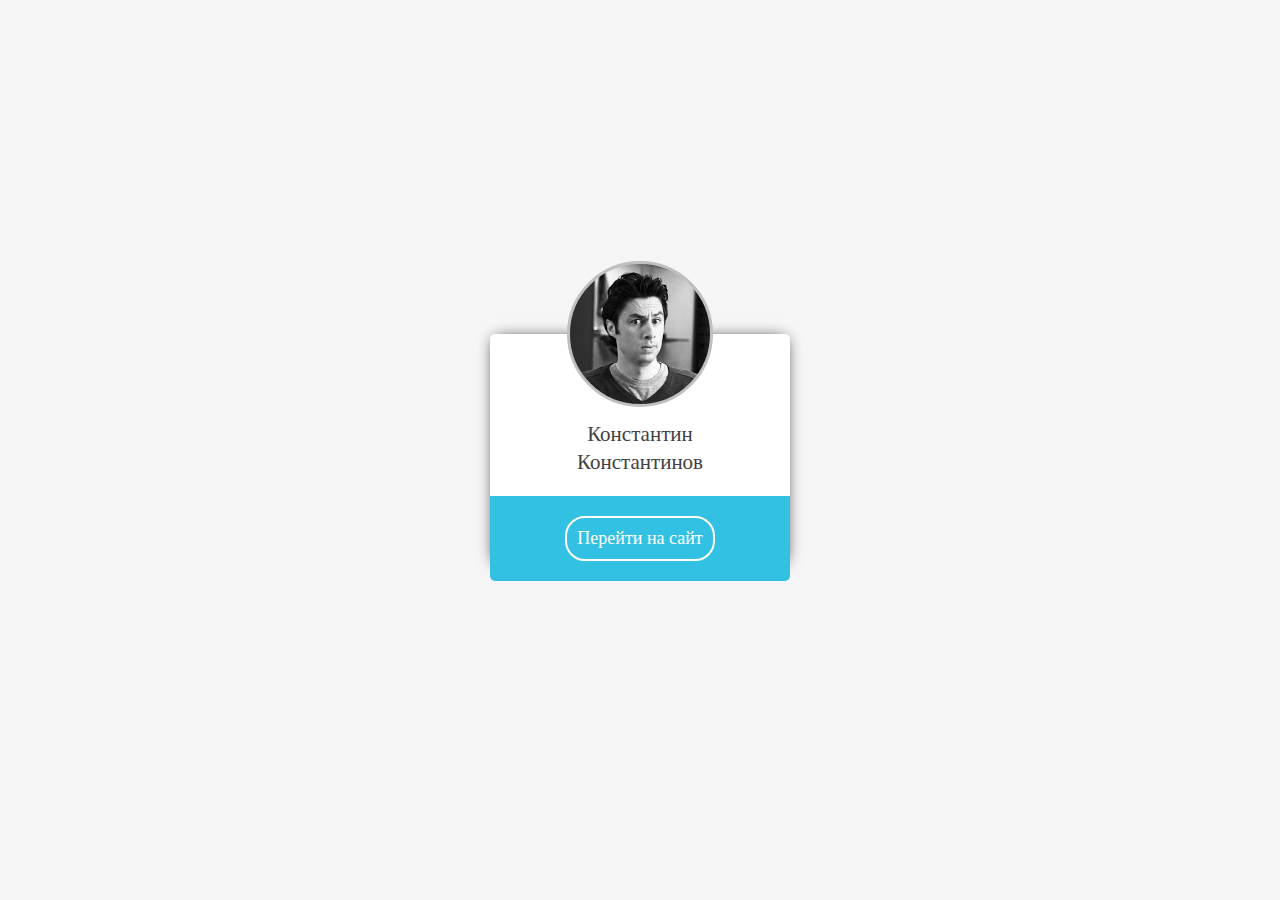
<file: index.html>
<!DOCTYPE html>
<header>
    <meta charset="UTF-8">
    <title>Hello</title>
    <link rel="stylesheet" href="hello.css">
</header>
<body class="layout">

    <div class="hello">
        <div class="hello__photo"></div>
        <p class="hello__firstname">Константин</p>
        <p class="hello__lastname">Константинов</p>
        <div class="hello__button-wrap">
            <a href="about/about.html" class="hello__link">Перейти на сайт</a>
        </div>
    </div>

</body>
</file>
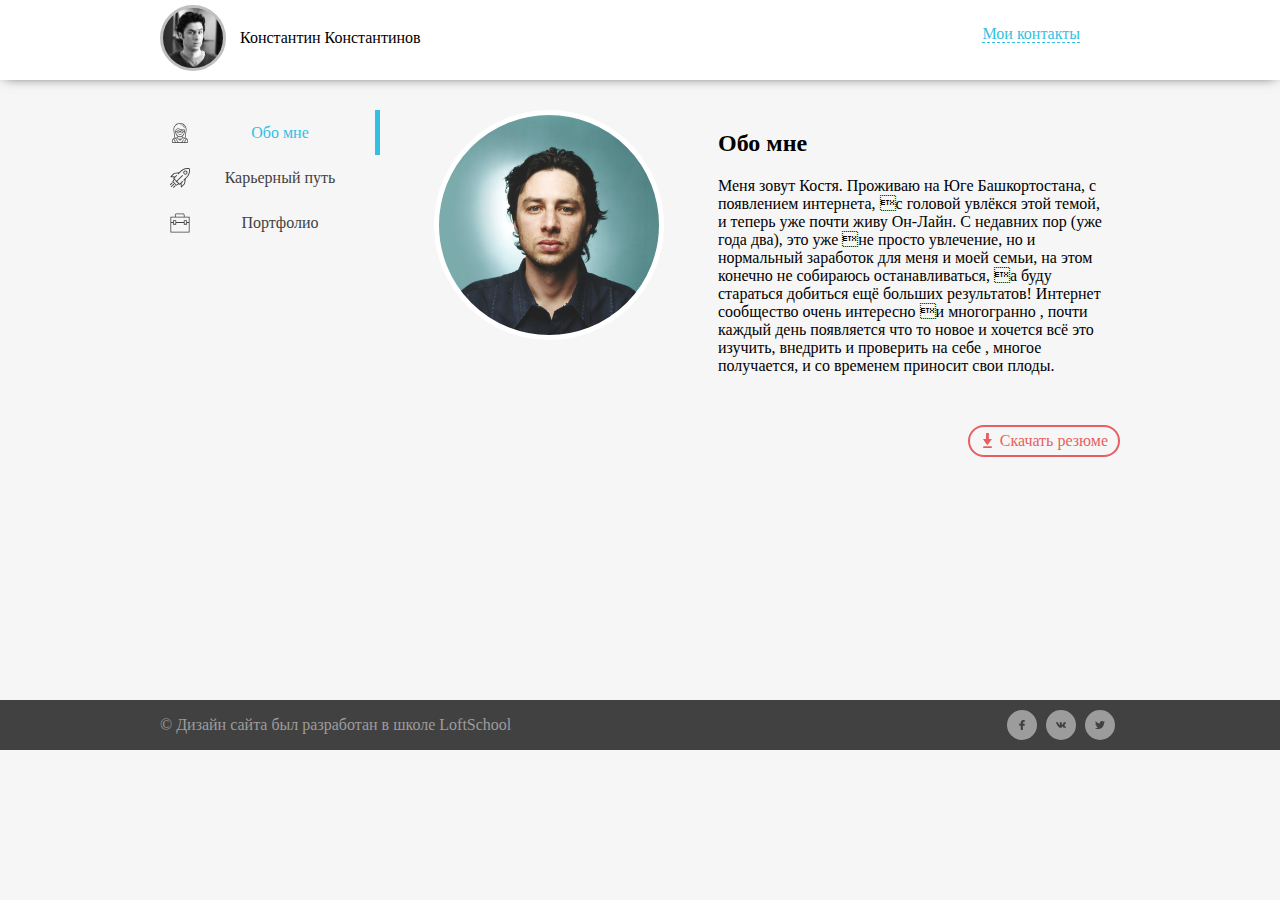
<file: about/about.html>
<!DOCTYPE html>
<header>
    <meta charset="UTF-8">
    <title>Hello</title>
    <link rel="stylesheet" href="../styles/header.css">
    <link rel="stylesheet" href="../styles/content.css">
    <link rel="stylesheet" href="../styles/footer.css">
    <link rel="stylesheet" href="about.css">
</header>
<body class="layout">

<div class="wrap">
    <header class="header">
        <div class="header__wrap">
            <div class="header__photo"></div>
            <span class="header__name">Константин Константинов</span>
            <div class="header__button-wrap">
                <span class="header__contacts-button" id="header-toggle-contacts">Мои контакты</span>
            </div>
            <ul class="header__contacts _hidden" id="header-contacts">
                <li class="header__contact _email">
                    <a href="mailto:kostya@mail.ru" class="header__link">kostya@mail.ru</a>
                </li>
                <li class="header__contact _tell">
                    <a href="tell:+79218876237" class="header__link">+7 921 887 62 37</a>
                </li>
                <li class="header__contact _skype">
                    <a href="skype:kostik_" class="header__link">kostik_</a>
                </li>
            </ul>
        </div>
    </header>

    <div class="content">
        <aside class="aside-menu">
            <a href="../about/about.html" class="aside-menu__link _about _active">Обо мне</a>
            <a href="../career/career.html" class="aside-menu__link _career">Карьерный путь</a>
            <a href="../portfolio/portfolio.html" class="aside-menu__link _portfolio">Портфолио</a>
        </aside>
        <div class="content__photo"></div>
        <section class="content__about">
            <h2 class="content__title">Обо мне</h2>
            <p class="content__text">Меня зовут Костя. Проживаю на Юге Башкортостана, с появлением интернета, с головой увлёкся этой темой, и теперь уже почти живу Он-Лайн.
                С недавних пор (уже года два), это уже не просто увлечение, но и нормальный заработок для меня и моей семьи, на этом конечно не собираюсь останавливаться, а буду стараться добиться ещё больших результатов!
                Интернет сообщество очень интересно и многогранно , почти каждый день появляется что то новое и хочется всё это изучить, внедрить и проверить на себе , многое получается, и со временем приносит свои плоды.</p>
            <a href="#" class="content__download-button" download>Скачать резюме</a>
        </section>
    </div>

</div>
<footer class="footer">
    <div class="footer__wrap">
        <span class="footer__copyright">© Дизайн сайта был разработан в школе LoftSchool</span>
        <ul class="footer__socials">
            <li class="footer__social _fb"></li>
            <li class="footer__social _vk"></li>
            <li class="footer__social _tw"></li>
        </ul>
    </div>
</footer>

<script src="../scripts/script.js"></script>
</body>
</file>
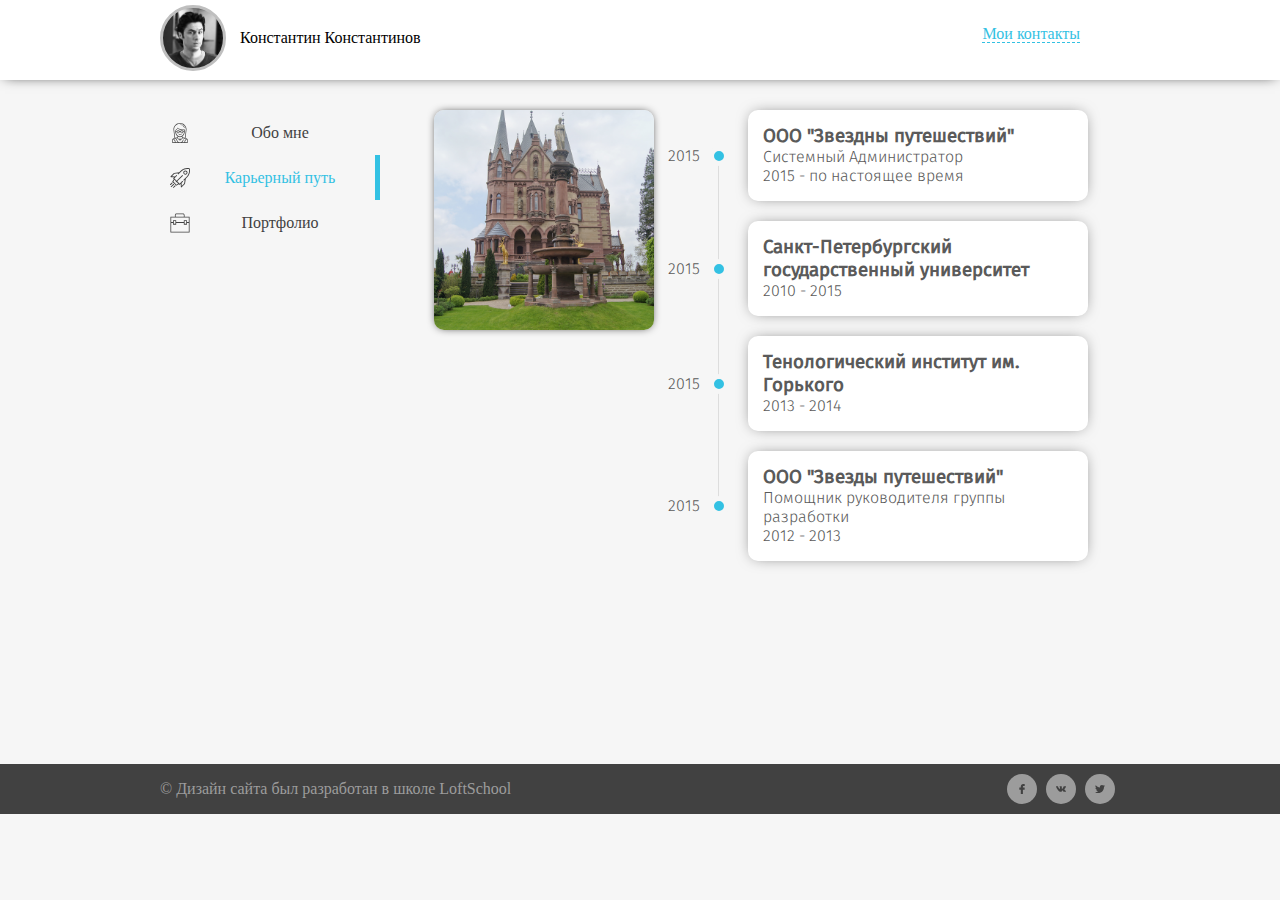
<file: career/career.html>
<!DOCTYPE html>
<header>
    <meta charset="UTF-8">
    <title>Hello</title>
    <link rel="stylesheet" href="../font/font.css">
    <link rel="stylesheet" href="../styles/header.css">
    <link rel="stylesheet" href="../styles/content.css">
    <link rel="stylesheet" href="../styles/footer.css">
    <link rel="stylesheet" href="career.css">
</header>
<body class="layout">

<div class="wrap">
    <header class="header">
        <div class="header__wrap">
            <div class="header__photo"></div>
            <span class="header__name">Константин Константинов</span>
            <div class="header__button-wrap">
                <span class="header__contacts-button" id="header-toggle-contacts">Мои контакты</span>
            </div>
            <ul class="header__contacts _hidden" id="header-contacts">
                <li class="header__contact _email">
                    <a href="mailto:kostya@mail.ru" class="header__link">kostya@mail.ru</a>
                </li>
                <li class="header__contact _tell">
                    <a href="tell:+79218876237" class="header__link">+7 921 887 62 37</a>
                </li>
                <li class="header__contact _skype">
                    <a href="skype:kostik_" class="header__link">kostik_</a>
                </li>
            </ul>
        </div>
    </header>

    <div class="content">
        <aside class="aside-menu">
            <a href="../about/about.html" class="aside-menu__link _about">Обо мне</a>
            <a href="../career/career.html" class="aside-menu__link _career _active">Карьерный путь</a>
            <a href="../portfolio/portfolio.html" class="aside-menu__link _portfolio">Портфолио</a>
        </aside>
        <div class="content__slider-wrap">
            <ul class="content__slider" id="content__slider">
                <li class="content__slider-item _z1"></li>
                <li class="content__slider-item _z2"></li>
                <li class="content__slider-item _z3"></li>
                <li class="content__slider-item _z4"></li>
            </ul>
        </div>
        <section class="history">
            <ul class="history__list">
                <li class="history__item _oooStarsFirts" id="z1">
                    <h3 class="history__title">ООО "Звездны путешествий"</h3>
                    <p class="history__position">Системный Администратор</p>
                    <p class="history__date">2015 - по настоящее время</p>
                </li>
                <li class="history__item __Piter" id="z2">
                    <h3 class="history__title">Санкт-Петербургский государственный университет</h3>
                    <p class="history__date">2010 - 2015</p>
                </li>
                <li class="history__item">
                    <h3 class="history__title _Univer"  id="z3">Тенологический институт им. Горького</h3>
                    <p class="history__date">2013 - 2014</p>
                </li>
                <li class="history__item">
                    <h3 class="history__title __oooStart"  id="z4">ООО "Звезды путешествий"</h3>
                    <p class="history__position">Помощник руководителя группы разработки</p>
                    <p class="history__date">2012 - 2013</p>
                </li>
            </ul>
        </section>
    </div>

</div>
<footer class="footer">
    <div class="footer__wrap">
        <span class="footer__copyright">© Дизайн сайта был разработан в школе LoftSchool</span>
        <ul class="footer__socials">
            <li class="footer__social _fb"></li>
            <li class="footer__social _vk"></li>
            <li class="footer__social _tw"></li>
        </ul>
    </div>
</footer>

<script src="../scripts/script.js"></script>
</body>
</file>
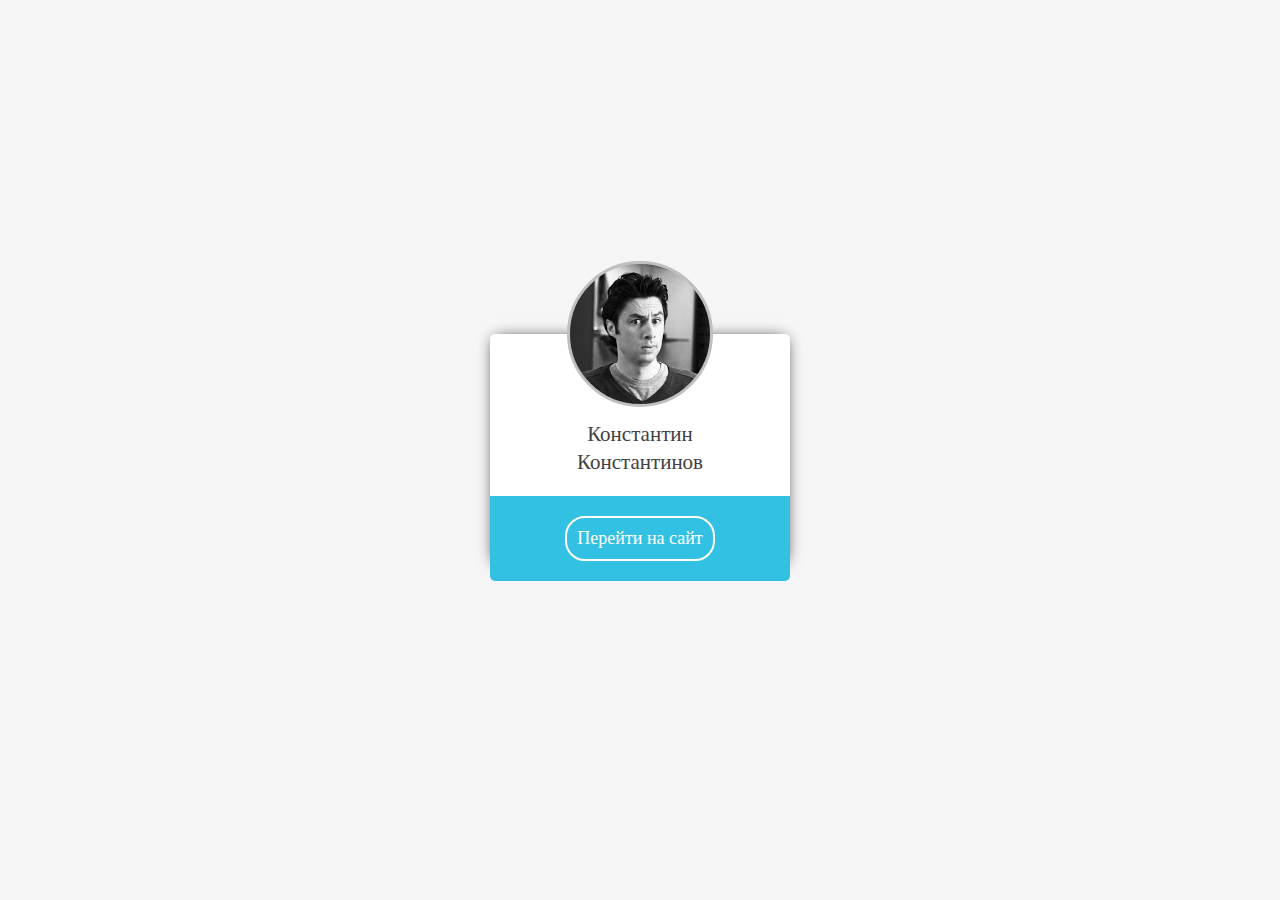
<file: hello/hello.html>
<!DOCTYPE html>
<header>
    <meta charset="UTF-8">
    <title>Hello</title>
    <link rel="stylesheet" href="hello.css">
</header>
<body class="layout">

    <div class="hello">
        <div class="hello__photo"></div>
        <p class="hello__firstname">Константин</p>
        <p class="hello__lastname">Константинов</p>
        <div class="hello__button-wrap">
            <a href="../about/about.html" class="hello__link">Перейти на сайт</a>
        </div>
    </div>

</body>
</file>
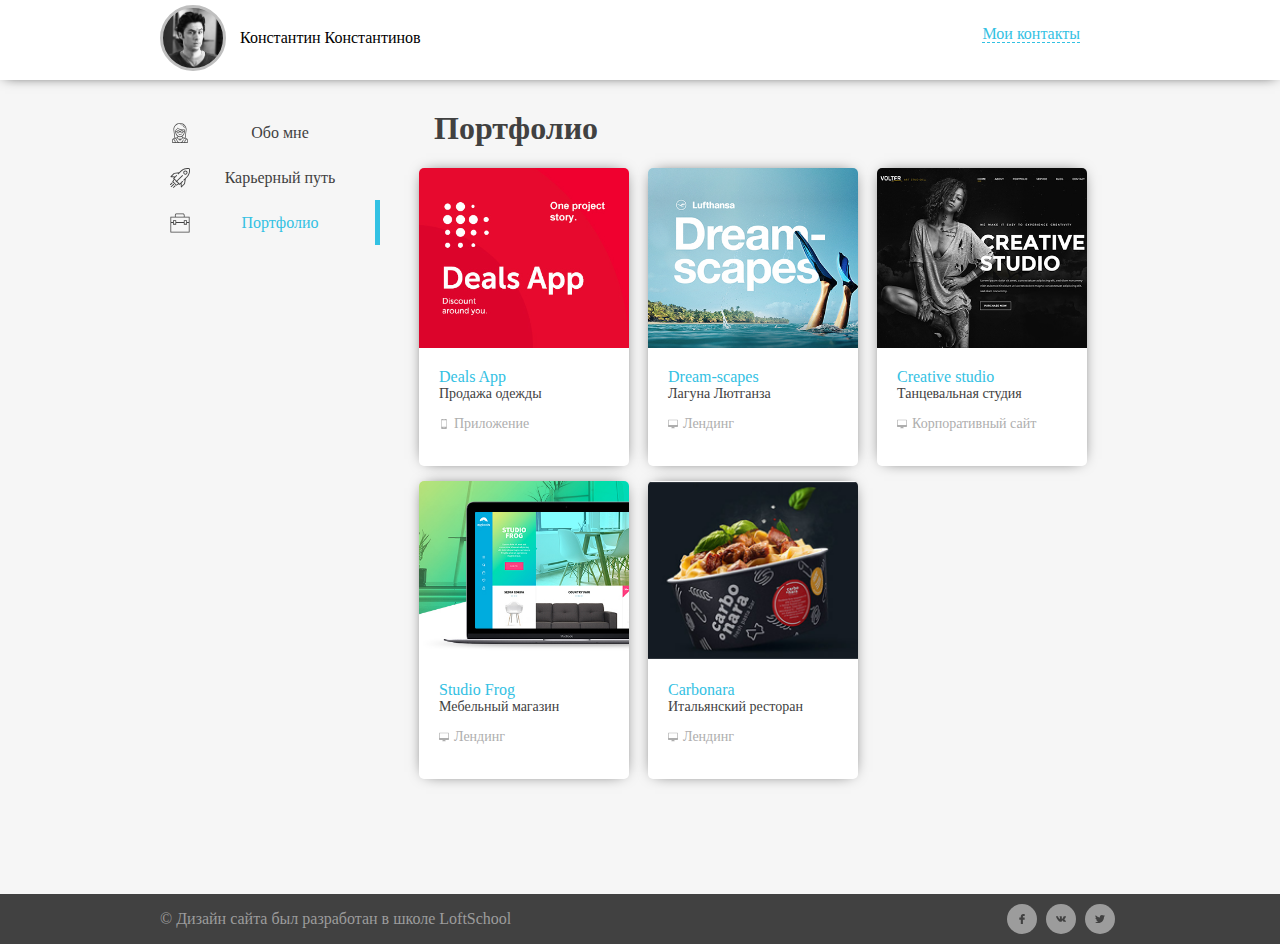
<file: portfolio/portfolio.html>
<!DOCTYPE html>
<header>
    <meta charset="UTF-8">
    <title>Hello</title>
    <link rel="stylesheet" href="../font/font.css">
    <link rel="stylesheet" href="../styles/header.css">
    <link rel="stylesheet" href="../styles/content.css">
    <link rel="stylesheet" href="../styles/footer.css">
    <link rel="stylesheet" href="portfolio.css">
</header>
<body class="layout">

<div class="wrap">
    <header class="header">
        <div class="header__wrap">
            <div class="header__photo"></div>
            <span class="header__name">Константин Константинов</span>
            <div class="header__button-wrap">
                <span class="header__contacts-button" id="header-toggle-contacts">Мои контакты</span>
            </div>
            <ul class="header__contacts _hidden" id="header-contacts">
                <li class="header__contact _email">
                    <a href="mailto:kostya@mail.ru" class="header__link">kostya@mail.ru</a>
                </li>
                <li class="header__contact _tell">
                    <a href="tell:+79218876237" class="header__link">+7 921 887 62 37</a>
                </li>
                <li class="header__contact _skype">
                    <a href="skype:kostik_" class="header__link">kostik_</a>
                </li>
            </ul>
        </div>
    </header>

    <div class="content">
        <aside class="aside-menu">
            <a href="../about/about.html" class="aside-menu__link _about">Обо мне</a>
            <a href="../career/career.html" class="aside-menu__link _career">Карьерный путь</a>
            <a href="../portfolio/portfolio.html" class="aside-menu__link _portfolio _active">Портфолио</a>
        </aside>
        <section class="portfolio">
            <h1 class="portfolio__title">Портфолио</h1>
            <ul class="portfolio__list">
                <li class="portfolio__item">
                    <a href="#" class="portfolio__link" target="_blank">
                        <div class="portfolio__item-photo _z1"></div>
                        <div class="portfolio__info">
                            <p class="portfolio__item-name">Deals App</p>
                            <p class="portfolio__item-about">Продажа одежды</p>
                            <p class="portfolio__item-type _phone">Приложение</p>
                        </div>
                    </a>
                </li>
                <li class="portfolio__item ">
                    <a href="#" class="portfolio__link" target="_blank">
                        <div class="portfolio__item-photo _z2"></div>
                        <div class="portfolio__info">
                            <p class="portfolio__item-name">Dream-scapes</p>
                            <p class="portfolio__item-about">Лагуна Лютганза</p>
                            <p class="portfolio__item-type _desctop">Лендинг</p>
                        </div>
                    </a>
                </li>
                <li class="portfolio__item">
                    <a href="#" class="portfolio__link" target="_blank">
                        <div class="portfolio__item-photo _z3"></div>
                        <div class="portfolio__info">
                            <p class="portfolio__item-name">Creative studio</p>
                            <p class="portfolio__item-about">Танцевальная студия</p>
                            <p class="portfolio__item-type _desctop">Корпоративный сайт</p>
                        </div>
                    </a>
                </li>
                <li class="portfolio__item">
                    <a href="#" class="portfolio__link" target="_blank">
                        <div class="portfolio__item-photo _z4"></div>
                        <div class="portfolio__info">
                            <p class="portfolio__item-name">Studio Frog</p>
                            <p class="portfolio__item-about">Мебельный магазин</p>
                            <p class="portfolio__item-type _desctop">Лендинг</p>
                        </div>
                    </a>
                </li>
                <li class="portfolio__item">
                    <a href="#" class="portfolio__link" target="_blank">
                        <div class="portfolio__item-photo _z5"></div>
                        <div class="portfolio__info">
                            <p class="portfolio__item-name">Carbonara</p>
                            <p class="portfolio__item-about">Итальянский ресторан</p>
                            <p class="portfolio__item-type _desctop">Лендинг</p>
                        </div>
                    </a>
                </li>
            </ul>
        </section>
    </div>

</div>
<footer class="footer">
    <div class="footer__wrap">
        <span class="footer__copyright">© Дизайн сайта был разработан в школе LoftSchool</span>
        <ul class="footer__socials">
            <li class="footer__social _fb"></li>
            <li class="footer__social _vk"></li>
            <li class="footer__social _tw"></li>
        </ul>
    </div>
</footer>

<script src="../scripts/script.js"></script>
</body>
</file>
<file: hello.css>
.layout {
    background: #f6f6f6;
    font-family: 'Open Sans';
    }

    .hello {
        position: absolute;
        top: 50%;
        left: 50%;
        width: 300px;
        height: 232px;
        border-radius: 5px;
        background: #fff;
        box-shadow: 0 0 15px -5px;
        transform: translate(-50%, -50%);
        }

        .hello__photo {
            position: relative;
            left: 50%;
            margin-bottom: -60px;
            width: 140px;
            height: 140px;
            border: solid 3px #bfbfbf;
            border-radius: 50%;
            background: url('./assets/photo.png') center no-repeat;
            background-size: 140px;
            transform: translate(-50%, -50%);
            }

        .hello__firstname, .hello__lastname {
            margin: 0;
            color: #414141;
            text-align: center;
            font-size: 21px;
            line-height: 28px;
            }

        .hello__lastname {
            margin-bottom: 20px;
            }

        .hello__button-wrap {
            padding: 20px;
            border-radius: 0 0 5px 5px;
            background: #33c1e3;
            text-align: center;
            }

            .hello__link {
                font-size: 18px;
                display: inline-block;
                padding: 10px;
                border: 2px solid;
                border-radius: 20px;
                color: #fff;
                text-decoration: none;
                transition: background ease-in .2s, color ease-in .2s;
                }

            .hello__link:hover {
                background: #fff;
                color: #33c1e3;
                transition: background ease-in .2s, color ease-in .2s;
                }
</file>
<file: styles/header.css>
.header {
    margin-bottom: 30px;
    width: 100%;
    height: 80px;
    background: #ffffff;
    box-shadow: 0 0 13px -5px;
    }

    .header__wrap {
        position: relative;
        box-sizing: border-box;
        margin: auto;
        padding-top: 5px;
        padding-right: 40px;
        width: 960px;
        height: 100%;
        }

        .header__photo {
            display: inline-block;
            margin-right: 10px;
            width: 60px;
            height: 60px;
            border: solid 3px #bfbfbf;
            border-radius: 50%;
            background: url('./assets/photo.png') center no-repeat;
            background-size: 60px;
            vertical-align: middle;
            }

        .header__name {
            padding: 0;
            vertical-align: middle;
            line-height: 60px;
            }

        .header__button-wrap {
            display: inline-block;
            float: right;
            box-sizing: border-box;
            padding-top: 20px;
            height: 100%;
            vertical-align: middle;
            }

        .header__contacts-button {
            border-bottom: 1px dashed;
            color: #33c1e3;
            cursor: pointer;
            -webkit-user-select: none;
            }

        .header__contacts-button:hover, .header__contacts-button._active {
            color: #e96667;
            }

        .header__contacts {
            position: absolute;
            top: 70%;
            right: 0;
            z-index: 1;
            padding: 0;
            width: 190px;
            border: solid 1px #dedede;
            border-radius: 5px;
            background: #fff;
            box-shadow: 0 0 10px -5px;
            list-style: none;
            }

        .header__contacts._hidden {
            display: none;
            }

        .header__contact {
            position: relative;
            display: block;
            padding-left: 40px;
            border-bottom: solid 1px #dedede;
            line-height: 45px;
            }
        .header__contact:first-child:before {
            position: absolute;
            left: 50%;
            border: 10px solid transparent;
            border-bottom: 10px solid #dedede;
            content: "";
            transform: translate(-50%,-100%);
            }
        .header__contact:first-child:after {
            position: absolute;
            top: 0;
            left: 50%;
            border: 9px solid transparent;
            border-bottom: 9px solid #fff;
            content: "";
            transform: translate(-50%,-100%);
            }

        .header__contact:last-child {
            border: none;
            }

        .header__link {
            color: #414141;
            text-decoration: none;
            cursor: pointer;
            transition: color ease-in .1s;
            }

        .header__link:hover {
            color: #33c1e3;
            transition: color ease-in .1s;
            }

        .header__contact._email {
            background: url('./assets/web.svg') 10px 50% no-repeat;
            background-size: 20px;
            }

        .header__contact._tell {
            background: url('./assets/telephone.svg') 10px 50% no-repeat;
            background-size: 20px;
            }

        .header__contact._skype {
            background: url('./assets/sign.svg') 10px 50% no-repeat;
            background-size: 20px;
            }
</file>
<file: styles/content.css>
html, body {
    height: 100%;
    }

.layout {
    margin: 0;
    padding: 0;
    background: #f6f6f6;
    font-family: 'Open Sans';
    }

    .wrap {
        min-height: 650px;
        }
    .wrap:after {
        width: 100%;
        height: 50px;
        content: '';
        display: block;
        }

        .content {
            position: relative;
            margin: auto;
            width: 960px;
            }


            .aside-menu {
                display: inline-block;
                margin-right: 50px;
                width: 220px;
                vertical-align: top;
                text-align: center;
                }

                .aside-menu__link {
                    position: relative;
                    display: inline-block;
                    box-sizing: border-box;
                    padding-right: 20px;
                    padding-left: 40px;
                    width: 100%;
                    color: #414141;
                    vertical-align: middle;
                    text-decoration: none;
                    font-weight: 400;
                    line-height: 45px;
                    transition: color ease-in .3s;
                    }
                .aside-menu__link._active, .aside-menu__link:hover {
                    color: #33c1e3;
                    transition: color ease-in .3s;
                    }

                .aside-menu__link:hover:after, .aside-menu__link._active:after {
                    position: absolute;
                    right: 0;
                    display: inline-block;
                    width: 5px;
                    height: 45px;
                    background: #33c1e3;
                    content: '';
                    vertical-align: middle;
                    }

                .aside-menu__link._about {
                    background: url('./assets/people.svg') 10px 50% no-repeat;
                    background-size: 20px;
                    }

                .aside-menu__link._career {
                    background: url('./assets/transport.svg') 10px 50% no-repeat;
                    background-size: 20px;
                    }

                .aside-menu__link._portfolio {
                    background: url('./assets/travel.svg') 10px 50% no-repeat;
                    background-size: 20px;
                    }
</file>
<file: styles/footer.css>
.footer {
    margin-top: 50px;
    height: 50px;
    background: #414141;
    color: #9c9c9c;
    }

    .footer__wrap {
        margin: auto;
        width: 960px;
        height: 100%;
        }

        .footer__copyright {
            display: inline-block;
            vertical-align: middle;
            line-height: 50px;
            }

        .footer__socials {
            display: inline-block;
            float: right;
            box-sizing: border-box;
            margin: 0;
            padding-top: 10px;
            height: 100%;
            vertical-align: middle;
            }

        .footer__social {
            display: inline-block;
            margin-right: 5px;
            width: 30px;
            height: 30px;
            border-radius: 50%;
            vertical-align: middle;
            cursor: pointer;
            }

        .footer__social._fb {
            background: #9c9c9c url('./assets/socials/fb.svg') center no-repeat;
            background-size: 10px;
            transition: background ease-in .3s;
            }
        .footer__social._fb:hover {
            background: #5d99c3 url('./assets/socials/fb.svg') center no-repeat;
            background-size: 10px;
            transition: background ease-in .3s;
            }

        .footer__social._vk {
            background: #9c9c9c url('./assets/socials/vk.svg') center no-repeat;
            background-size: 10px;
            transition: background ease-in .3s;
            }
        .footer__social._vk:hover {
            background: #5d99c3 url('./assets/socials/vk.svg') center no-repeat;
            background-size: 10px;
            transition: background ease-in .3s;
            }

        .footer__social._tw {
            background: #9c9c9c url('./assets/socials/tw.svg') center no-repeat;
            background-size: 10px;
            transition: background ease-in .3s;
            }
        .footer__social._tw:hover {
            background: #5d99c3 url('./assets/socials/tw.svg') center no-repeat;
            background-size: 10px;
            transition: background ease-in .3s;
</file>
<file: about/about.css>
.content__photo {
    display: inline-block;
    margin-right: 50px;
    width: 220px;
    height: 220px;
    border: solid 5px #fff;
    border-radius: 50%;
    background: url('assets/photo_big.png') center no-repeat;
    background-size: 220px;
    vertical-align: top;
    }

.content__about {
    display: inline-block;
    width: 390px;
    vertical-align: top;
    }

    .content__text {
        margin-bottom: 50px;
        }

    .content__download-button {
        position: absolute;
        right: 0;
        padding: 5px;
        padding-right: 10px;
        padding-left: 30px;
        border: solid 2px;
        border-radius: 20px;
        background: url('assets/download.svg') 10px 50% no-repeat;
        background-size: 15px;
        color: #e85f61;
        text-decoration: none;
        transition: color ease-in-out .3s,
            background ease-in-out .3s,
            border ease-in-out .3s;
        }
    .content__download-button:hover {
        border: solid 2px #fff;
        background: #fff url('assets/download.svg') 10px 50% no-repeat;
        background-size: 15px;
        transition: color ease-in-out .3s,
            background ease-in-out .3s,
            border ease-in-out .3s;
        }
</file>
<file: career/career.css>
.content__slider-wrap {
    display: inline-block;
    overflow: hidden;
    margin-right: 90px;
    width: 220px;
    height: 220px;
    border-radius: 10px;
    background-size: 220px;
    box-shadow: 0 0 10px -3px;
    vertical-align: top;
    }

    .content__slider {
        position: relative;
        display: inline-block;
        margin: 0;
        padding: 0;
        min-width: 900px;
        height: 100%;
        list-style: none;
        }

        .content__slider-item {
            display: inline-block;
            margin-right: -.36em;
            width: 225px;
            height: 100%;
            }

        .content__slider-item._z1 {
            background: url('./assets/z1.jpg') center no-repeat;
            background-size: cover;
            }

        .content__slider-item._z2 {
            background: url('./assets/z2.jpg') center no-repeat;
            background-size: cover;
            }

        .content__slider-item._z3 {
            background: url('./assets/z3.jpg') center no-repeat;
            background-size: cover;
            }

        .content__slider-item._z4 {
            background: url('./assets/z4.jpeg') center no-repeat;
            background-size: cover;
            }

    .history {
        display: inline-block;
        min-height: 550px;
        width: 340px;
        }

        .history__list {
            position: relative;
            display: inline-block;
            float: right;
            margin: 0;
            padding: 0;
            color: #5a5a5a;
            list-style: none;
            font-family: 'FiraSans-Light';
            }

        .history__list:before {
            position: absolute;
            top: 10%;
            left: -30px;
            display: inline-block;
            width: 1px;
            height: 75%;
            background: #dddddd;
            content:  '';
            }

        .history__item {
            position: relative;
            display: inline-block;
            box-sizing: border-box;
            margin-bottom: 20px;
            padding: 15px;
            width: 340px;
            border-radius: 10px;
            background: #fff;
            box-shadow: 0 0 15px -5px;
            cursor: default;
            transition: color ease-in .3s,
                background ease-in .3s;
            }
        .history__item:hover {
            background: #33c1e3;
            color: #fff;
            transition: color ease-in .3s,
                background ease-in .3s;
            }
        .history__item:before {
            position: absolute;
            top: 50%;
            left: -39px;
            display: inline-block;
            width: 10px;
            height: 10px;
            border: solid 5px #f6f6f6;
            border-radius: 50%;
            background: #33c1e3;
            content: '';
            transition: border ease-in .3s;
            transform: translate(0, -50%);
            }
        .history__item:hover:before{
            border: solid 5px #94e0f2;
            transition: border ease-in .3s;
            }
        .history__item:after {
            position: absolute;
            top: 50%;
            left: -80px;
            display: inline-block;
            content: '2015';
            transition: font-size ease-in .3s;
            transform: translate(0, -50%);
            }
        .history__item:hover:after {
            color: #33c1e3;
            font-weight: bold;
            font-size: 1.1rem;
            transition: font-size ease-in .3s;
            }

        .history__title, .history__position, .history__date {
            margin: 0;
            }

        .history__title {
            font-family: 'FiraSans-Regular';
            }
</file>
<file: hello/hello.css>
.layout {
    background: #f6f6f6;
    font-family: 'Open Sans';
    }

    .hello {
        position: absolute;
        top: 50%;
        left: 50%;
        width: 300px;
        height: 232px;
        border-radius: 5px;
        background: #fff;
        box-shadow: 0 0 15px -5px;
        transform: translate(-50%, -50%);
        }

        .hello__photo {
            position: relative;
            left: 50%;
            margin-bottom: -60px;
            width: 140px;
            height: 140px;
            border: solid 3px #bfbfbf;
            border-radius: 50%;
            background: url('./assets/photo.png') center no-repeat;
            background-size: 140px;
            transform: translate(-50%, -50%);
            }

        .hello__firstname, .hello__lastname {
            margin: 0;
            color: #414141;
            text-align: center;
            font-size: 21px;
            line-height: 28px;
            }

        .hello__lastname {
            margin-bottom: 20px;
            }

        .hello__button-wrap {
            padding: 20px;
            border-radius: 0 0 5px 5px;
            background: #33c1e3;
            text-align: center;
            }

            .hello__link {
                font-size: 18px;
                display: inline-block;
                padding: 10px;
                border: 2px solid;
                border-radius: 20px;
                color: #fff;
                text-decoration: none;
                transition: background ease-in .2s, color ease-in .2s;
                }

            .hello__link:hover {
                background: #fff;
                color: #33c1e3;
                transition: background ease-in .2s, color ease-in .2s;
                }
</file>
<file: portfolio/portfolio.css>
.portfolio {
    display: inline-block;
    width: 680px;
    vertical-align: top;
    }

    .portfolio__title {
        margin-top: 0;
        color: #414141;
        }

    .portfolio__list {
        margin: 0;
        margin-left: -15px;
        padding: 0;
        list-style: none;

        }

    .portfolio__item {
        display: inline-block;
        overflow: hidden;
        margin-right: 15px;
        margin-bottom: 15px;
        min-height: 280px;
        width: 210px;
        border-radius: 5px;
        background: #fff;
        box-shadow: 0 0 15px -7px;
        vertical-align: top;
        cursor: pointer;
        transition: transform ease-in .3s;
        }
    .portfolio__item:hover {
        z-index: 1;
        box-shadow: 0 0 15px -3px;
        transition: transform ease-in .3s;
        transform: scale(1.2);
        }

    .portfolio__link {
        display: block;
        text-decoration: none;
        }

    .portfolio__item-photo {
        width: 100%;
        height: 180px;
        }
    .portfolio__item-photo._z1 {
        background: url('assets/photo_1.png') center no-repeat;
        background-size: cover;
        }
    .portfolio__item-photo._z2 {
        background: url('assets/photo_2.png') center no-repeat;
        background-size: cover;
        }
    .portfolio__item-photo._z3 {
        background: url('assets/photo_3.png') center no-repeat;
        background-size: cover;
        }
    .portfolio__item-photo._z4 {
        background: url('assets/photo_4.png') center no-repeat;
        background-size: cover;
        }
    .portfolio__item-photo._z5 {
        background: url('assets/photo_5.png') center no-repeat;
        background-size: cover;
        }

    .portfolio__info {
        padding: 20px;
        }

    .portfolio__item-name {
        margin: 0;
        padding: 0;
        color: #33c1e3;
        }

    .portfolio__item-about {
        margin-top: 0;
        padding: 0;
        color: #414141;
        font-size: 14px;
        }

    .portfolio__item-type {
        margin-top: 0;
        padding: 0;
        padding-left: 15px;
        color: #aeaeae;
        font-size: 14px;
        }
    .portfolio__item-type._desctop {
        background: url('assets/computer.svg') left no-repeat;
        background-size: 10px;
        }
    .portfolio__item-type._phone {
        background: url('assets/technology.svg') left no-repeat;
        background-size: 10px;
        }
</file>
<file: font/font.css>
@font-face {
    font-family: 'FontAwesom';
    src: url('FontAwesome/FontAwesome.otf') format('otf'),
url('FontAwesome/fontawesome-webfont.ttf') format('ttf');
    }

@font-face {
    font-family: 'FiraSans-Bold';
    src: url('FiraSans/FiraSans-Bold.ttf');
    }

@font-face {
    font-family: 'FiraSans-Light';
    src: url('FiraSans/FiraSans-Light.ttf');
    }

@font-face {
    font-family: 'FiraSans-Medium';
    src: url('FiraSans/FiraSans-Medium.ttf');
    }

@font-face {
    font-family: 'FiraSans-Regular';
    src: url('FiraSans/FiraSans-Regular.ttf');
    }
</file>
